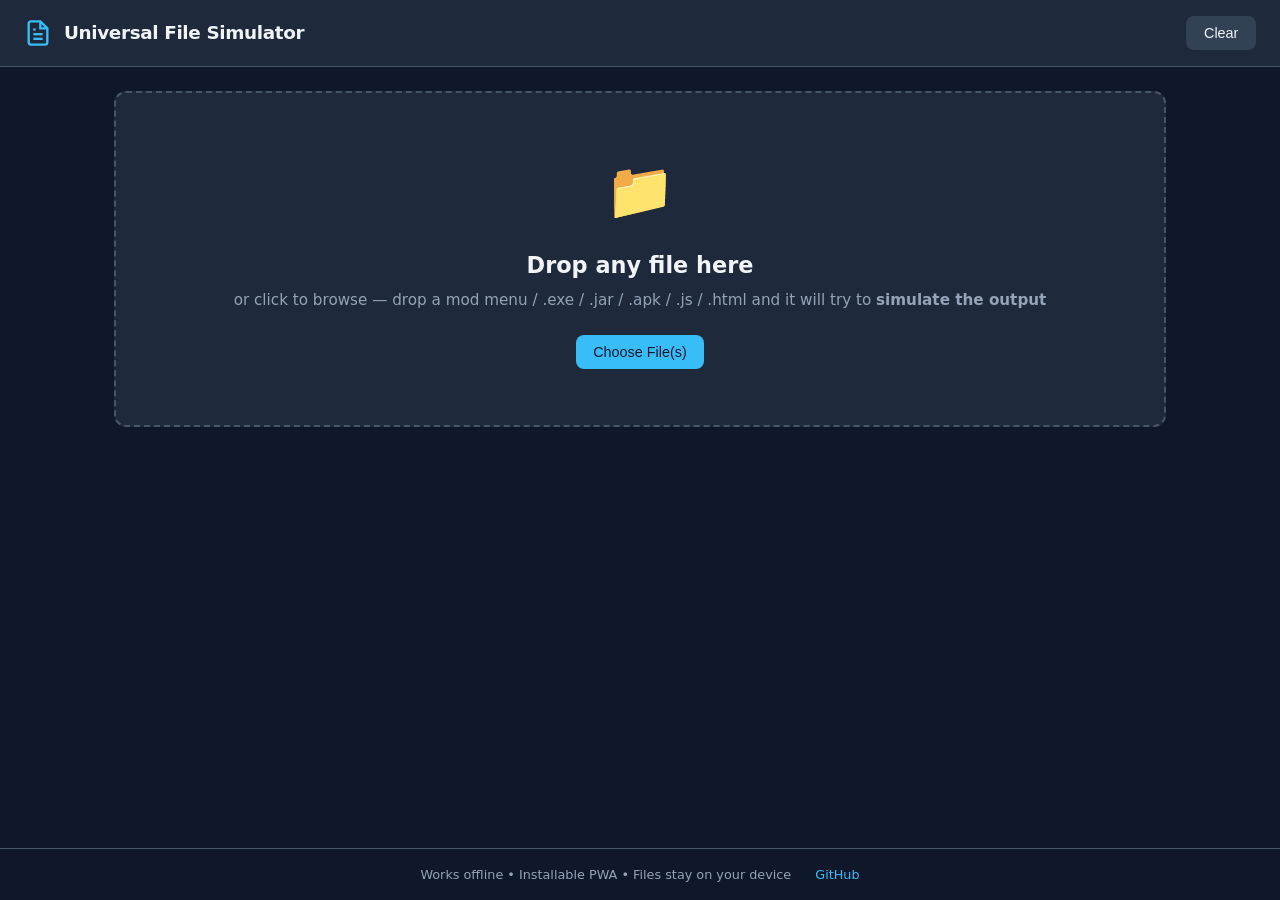
<file: index.html>
<!DOCTYPE html>
<html lang="en">
<head>
  <meta charset="UTF-8" />
  <meta name="viewport" content="width=device-width, initial-scale=1.0, viewport-fit=cover" />
  <meta name="theme-color" content="#0f172a" />
  <meta name="description" content="Universal File Simulator – drop any file and preview, inspect, or simulate opening it offline." />
  <meta name="apple-mobile-web-app-capable" content="yes" />
  <meta name="apple-mobile-web-app-status-bar-style" content="black-translucent" />
  <link rel="manifest" href="manifest.json" />
  <link rel="icon" type="image/png" sizes="192x192" href="icon-192.png" />
  <link rel="apple-touch-icon" href="icon-192.png" />
  <title>Universal File Simulator</title>
  <link rel="stylesheet" href="styles.css" />
</head>
<body>
  <div id="app">
    <header class="header">
      <div class="logo">
        <svg width="28" height="28" viewBox="0 0 24 24" fill="none" stroke="currentColor" stroke-width="2">
          <path d="M14 2H6a2 2 0 0 0-2 2v16a2 2 0 0 0 2 2h12a2 2 0 0 0 2-2V8z"/>
          <polyline points="14 2 14 8 20 8"/>
          <line x1="16" y1="13" x2="8" y2="13"/>
          <line x1="16" y1="17" x2="8" y2="17"/>
          <polyline points="10 9 9 9 8 9"/>
        </svg>
        <h1>Universal File Simulator</h1>
      </div>
      <div class="header-actions">
        <button id="installBtn" class="btn secondary" hidden>Install App</button>
        <button id="clearBtn" class="btn secondary" title="Clear current file">Clear</button>
      </div>
    </header>

    <main>
      <!-- Drop zone -->
      <section id="dropZone" class="drop-zone">
        <div class="drop-content">
          <div class="drop-icon">📁</div>
          <h2>Drop any file here</h2>
          <p>or click to browse — drop a mod menu / .exe / .jar / .apk / .js / .html and it will try to <strong>simulate the output</strong></p>
          <input type="file" id="fileInput" multiple accept="*/*" hidden />
          <button class="btn primary" id="browseBtn">Choose File(s)</button>
        </div>
      </section>

      <!-- File list when multiple -->
      <section id="fileList" class="file-list hidden"></section>

      <!-- Preview / Simulator panel -->
      <section id="previewPanel" class="preview-panel hidden">
        <div class="file-meta" id="fileMeta"></div>
        <div class="toolbar" id="toolbar">
          <button class="tool-btn active" data-mode="auto">Auto</button>
          <button class="tool-btn" data-mode="text">Text</button>
          <button class="tool-btn" data-mode="hex">Hex</button>
          <button class="tool-btn" data-mode="json">JSON</button>
          <button class="tool-btn" data-mode="info">Info</button>
        </div>
        <div id="previewContent" class="preview-content"></div>
      </section>
    </main>

    <footer class="footer">
      <span>Works offline • Installable PWA • Files stay on your device</span>
      <a href="https://github.com/" target="_blank" rel="noopener" id="githubLink">GitHub</a>
    </footer>
  </div>

  <script src="app.js" type="module"></script>
</body>
</html>
</file>
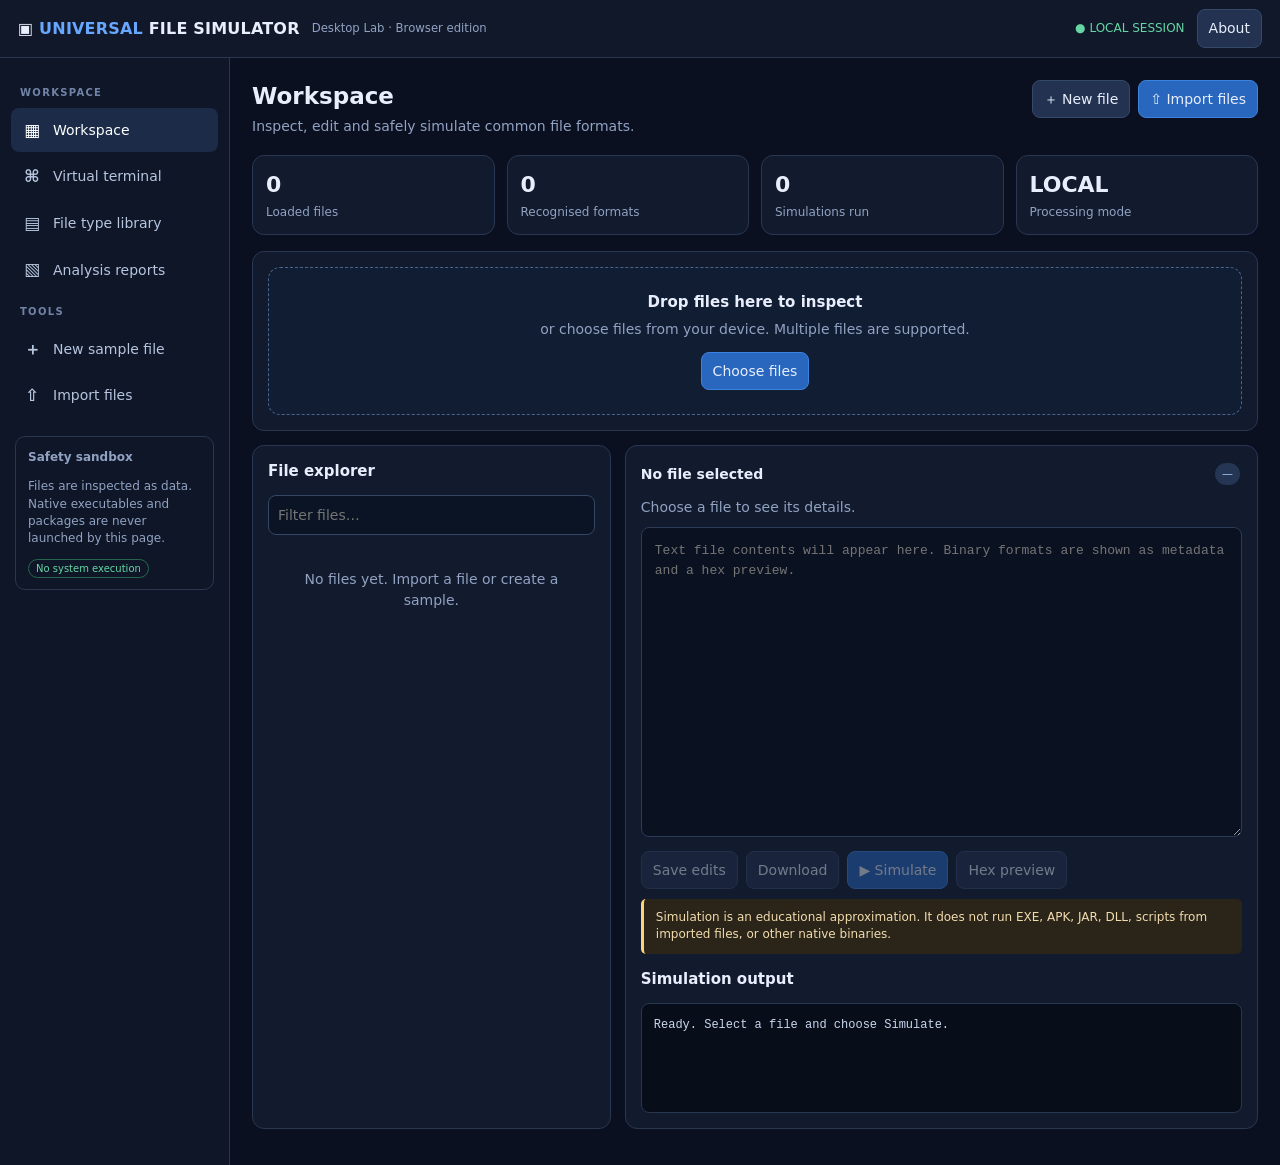
<file: universal_file_simulator.html>
<!DOCTYPE html>
<html lang="en">
<head>
<meta charset="UTF-8">
<meta name="viewport" content="width=device-width, initial-scale=1">
<title>Universal File Simulator</title>
<style>
:root{--bg:#0b1020;--panel:#121a2d;--panel2:#18233a;--line:#293753;--text:#e8eefc;--muted:#91a2c2;--accent:#68a7ff;--green:#65d6a4;--yellow:#ffd479;--red:#ff7f8b}
*{box-sizing:border-box}body{margin:0;background:var(--bg);color:var(--text);font:14px/1.45 system-ui,-apple-system,Segoe UI,Roboto,sans-serif}
button,input,textarea,select{font:inherit}button{cursor:pointer;color:var(--text);background:#223250;border:1px solid #354969;border-radius:8px;padding:8px 11px}button:hover{background:#2c4268}button.primary{background:#2867bd;border-color:#3c83df}button:disabled{opacity:.45;cursor:not-allowed}
.top{height:58px;display:flex;align-items:center;gap:12px;padding:0 18px;background:#10182a;border-bottom:1px solid var(--line);position:sticky;top:0;z-index:5}.brand{font-weight:750;font-size:16px;letter-spacing:.2px}.brand span{color:var(--accent)}.top small{color:var(--muted)}.spacer{flex:1}.status{color:var(--green);font-size:12px}
.layout{display:grid;grid-template-columns:230px minmax(0,1fr);min-height:calc(100vh - 58px)}aside{background:#0e1627;border-right:1px solid var(--line);padding:15px 11px}.navlabel{font-size:10px;color:#7184a7;font-weight:700;letter-spacing:1.3px;margin:13px 9px 7px}.nav{display:flex;gap:10px;align-items:center;padding:10px;border-radius:8px;color:#b7c5df;cursor:pointer;margin:2px 0}.nav.active,.nav:hover{background:#1b2b48;color:white}.nav b{font-size:17px;width:22px;text-align:center}.sidecard{margin:18px 4px;padding:12px;border:1px solid var(--line);border-radius:10px;color:var(--muted);font-size:12px}
main{padding:22px;min-width:0;max-width:1500px;width:100%;margin:auto}.pagehead{display:flex;align-items:flex-start;gap:15px;margin-bottom:18px}.pagehead h1{font-size:23px;margin:0 0 3px}.sub{color:var(--muted)}.toolbar{display:flex;gap:8px;flex-wrap:wrap;margin-left:auto}
.cards{display:grid;grid-template-columns:repeat(4,minmax(0,1fr));gap:12px;margin-bottom:16px}.stat,.panel{background:var(--panel);border:1px solid var(--line);border-radius:12px}.stat{padding:13px}.stat strong{font-size:22px;display:block}.stat span{color:var(--muted);font-size:12px}
.panel{padding:15px;margin-bottom:14px}.panel h2{font-size:15px;margin:0 0 12px}.drop{border:1.5px dashed #49658e;background:#111d32;border-radius:12px;padding:24px;text-align:center;color:var(--muted)}.drop.drag{border-color:var(--accent);background:#172a48}.drop strong{display:block;color:var(--text);font-size:15px;margin-bottom:5px}
.grid2{display:grid;grid-template-columns:minmax(250px, .85fr) minmax(0,1.5fr);gap:14px}.filelist{max-height:450px;overflow:auto}.file{display:flex;align-items:center;gap:9px;padding:9px;border-radius:8px;cursor:pointer;border:1px solid transparent}.file:hover,.file.selected{background:#1a2943;border-color:#304768}.file .ico{font-size:18px;width:25px;text-align:center}.file .meta{min-width:0;flex:1}.file .name{overflow:hidden;text-overflow:ellipsis;white-space:nowrap}.file .type{font-size:11px;color:var(--muted)}
.editorhead{display:flex;align-items:center;gap:8px;margin-bottom:10px}.editorhead strong{overflow:hidden;text-overflow:ellipsis;white-space:nowrap}.editor{width:100%;min-height:310px;resize:vertical;background:#0a1120;color:#d9e6ff;border:1px solid #2b3b58;border-radius:8px;padding:13px;font:13px/1.55 ui-monospace,SFMono-Regular,Consolas,monospace;tab-size:2;outline:none}.output{background:#080e19;border:1px solid #283750;border-radius:8px;padding:12px;min-height:110px;max-height:260px;overflow:auto;color:#c9d7ef;font:12px/1.6 ui-monospace,monospace;white-space:pre-wrap;word-break:break-word}.muted{color:var(--muted)}.tag{display:inline-block;padding:3px 7px;border-radius:99px;background:#243653;color:#a9cfff;font-size:11px;margin:2px}.safe{color:var(--green)}.warn{color:var(--yellow)}.danger{color:var(--red)}
.row{display:flex;gap:8px;align-items:center;flex-wrap:wrap}.row input,.row select,.terminal-input{background:#0b1425;border:1px solid #344765;color:var(--text);padding:9px;border-radius:8px;min-width:0}.row input{flex:1}.terminal{display:flex;gap:8px;margin-top:9px}.terminal-input{flex:1;font-family:ui-monospace,monospace}.hidden{display:none!important}.notice{padding:10px 12px;border-left:3px solid var(--yellow);background:#2a2419;color:#f2dcae;border-radius:5px;font-size:12px;margin:10px 0}.empty{padding:25px;text-align:center;color:var(--muted)}.badge{font-size:10px;color:var(--green);border:1px solid #28654e;border-radius:20px;padding:3px 7px}
table{border-collapse:collapse;width:100%;font-size:12px}td,th{text-align:left;padding:8px;border-bottom:1px solid var(--line)}th{color:var(--muted)}
@media(max-width:850px){.layout{grid-template-columns:1fr}aside{display:flex;overflow:auto;border-right:0;border-bottom:1px solid var(--line);padding:7px}.navlabel,.sidecard{display:none}.nav{white-space:nowrap;padding:8px 11px}.cards{grid-template-columns:repeat(2,1fr)}.grid2{grid-template-columns:1fr}main{padding:14px}.pagehead{flex-wrap:wrap}.toolbar{margin-left:0}}
</style>
</head>
<body>
<header class="top"><div class="brand">▣ <span>UNIVERSAL</span> FILE SIMULATOR</div><small>Desktop Lab · Browser edition</small><div class="spacer"></div><span class="status">● LOCAL SESSION</span><button id="aboutBtn">About</button></header>
<div class="layout">
<aside>
 <div class="navlabel">WORKSPACE</div>
 <div class="nav active" data-page="workspace"><b>▦</b> Workspace</div>
 <div class="nav" data-page="terminal"><b>⌘</b> Virtual terminal</div>
 <div class="nav" data-page="types"><b>▤</b> File type library</div>
 <div class="nav" data-page="reports"><b>▧</b> Analysis reports</div>
 <div class="navlabel">TOOLS</div>
 <div class="nav" id="newFileNav"><b>＋</b> New sample file</div>
 <div class="nav" id="importNav"><b>⇧</b> Import files</div>
 <div class="sidecard"><b>Safety sandbox</b><p>Files are inspected as data. Native executables and packages are never launched by this page.</p><span class="badge">No system execution</span></div>
</aside>
<main>
<section id="workspacePage">
 <div class="pagehead"><div><h1>Workspace</h1><div class="sub">Inspect, edit and safely simulate common file formats.</div></div><div class="toolbar"><button id="newBtn">＋ New file</button><button class="primary" id="importBtn">⇧ Import files</button></div></div>
 <div class="cards">
  <div class="stat"><strong id="fileCount">0</strong><span>Loaded files</span></div><div class="stat"><strong id="typeCount">0</strong><span>Recognised formats</span></div><div class="stat"><strong id="simCount">0</strong><span>Simulations run</span></div><div class="stat"><strong>LOCAL</strong><span>Processing mode</span></div>
 </div>
 <div class="panel"><div class="drop" id="drop"><strong>Drop files here to inspect</strong>or choose files from your device. Multiple files are supported.<div style="margin-top:13px"><button class="primary" id="dropImport">Choose files</button></div></div><input type="file" id="fileInput" multiple hidden></div>
 <div class="grid2">
  <div class="panel"><h2>File explorer <span class="muted" id="fileLabel"></span></h2><div class="row" style="margin-bottom:9px"><input id="filter" placeholder="Filter files…"></div><div id="fileList" class="filelist"><div class="empty">No files yet. Import a file or create a sample.</div></div></div>
  <div class="panel"><div class="editorhead"><strong id="selectedName">No file selected</strong><span class="spacer"></span><span id="selectedType" class="tag">—</span></div>
   <div id="fileInfo" class="muted" style="margin-bottom:9px">Choose a file to see its details.</div>
   <textarea id="editor" class="editor" spellcheck="false" placeholder="Text file contents will appear here. Binary formats are shown as metadata and a hex preview." disabled></textarea>
   <div class="row" style="margin-top:9px"><button id="saveBtn" disabled>Save edits</button><button id="downloadBtn" disabled>Download</button><button class="primary" id="simulateBtn" disabled>▶ Simulate</button><button id="hexBtn" disabled>Hex preview</button></div>
   <div id="simNote" class="notice">Simulation is an educational approximation. It does not run EXE, APK, JAR, DLL, scripts from imported files, or other native binaries.</div>
   <h2 style="margin-top:15px">Simulation output</h2><div class="output" id="output">Ready. Select a file and choose Simulate.</div>
  </div>
 </div>
</section>
<section id="terminalPage" class="hidden">
 <div class="pagehead"><div><h1>Virtual terminal</h1><div class="sub">A pretend shell for navigating this simulator's in-memory workspace.</div></div></div>
 <div class="panel"><div class="notice">This is not your device's command prompt. Commands only affect the simulator workspace.</div><div class="output" id="terminalOutput">Universal File Simulator shell v1.0\nType "help" to see available commands.\n</div><div class="terminal"><span style="padding:9px;color:var(--green)">lab $</span><input class="terminal-input" id="terminalInput" placeholder="help, ls, file, cat, info, clear…"><button class="primary" id="terminalRun">Run</button></div></div>
</section>
<section id="typesPage" class="hidden">
 <div class="pagehead"><div><h1>File type library</h1><div class="sub">Supported formats and what the simulator can safely do with them.</div></div></div>
 <div class="panel"><div class="row"><input id="typeSearch" placeholder="Search extensions or descriptions…"></div><div style="overflow:auto;margin-top:10px"><table><thead><tr><th>Extension</th><th>Format</th><th>Capability</th><th>Handling</th></tr></thead><tbody id="typeRows"></tbody></table></div></div>
</section>
<section id="reportsPage" class="hidden">
 <div class="pagehead"><div><h1>Analysis reports</h1><div class="sub">Results from file inspection and simulation sessions.</div></div><div class="toolbar"><button id="clearReports">Clear reports</button></div></div>
 <div class="panel"><div id="reports" class="empty">No reports yet. Inspect or simulate a file to create a report.</div></div>
</section>
</main>
</div>
<script>
(()=>{
'use strict';
const $=id=>document.getElementById(id);
const formats={
 js:['JavaScript','Script source','Sandboxed demo / static analysis'],mjs:['JavaScript module','Script source','Static analysis'],cjs:['CommonJS','Script source','Static analysis'],ts:['TypeScript','Typed script','Static analysis'],tsx:['TypeScript JSX','Typed UI source','Static analysis'],jsx:['JavaScript JSX','UI source','Static analysis'],py:['Python','Script source','Static analysis'],java:['Java source','Source code','Static analysis'],jar:['Java archive','Package / archive','Metadata only'],class:['Java bytecode','Compiled code','Byte preview only'],exe:['Windows executable','Native binary','Metadata + PE header inspection'],dll:['Windows library','Native binary','Metadata + PE header inspection'],msi:['Windows installer','Installer package','Metadata only'],bat:['Batch script','Command script','Command preview only'],cmd:['Command script','Command script','Command preview only'],ps1:['PowerShell','Command script','Command preview only'],sh:['Shell script','Command script','Command preview only'],apk:['Android package','App package','Manifest / ZIP metadata only'],aab:['Android App Bundle','App package','Metadata only'],dex:['Dalvik bytecode','Compiled code','Byte preview only'],html:['HTML document','Web document','Sanitised preview'],htm:['HTML document','Web document','Sanitised preview'],css:['CSS stylesheet','Style source','Static analysis'],json:['JSON data','Structured data','Parse / format'],xml:['XML document','Structured data','Safe text preview'],yaml:['YAML data','Structured data','Text preview'],yml:['YAML data','Structured data','Text preview'],md:['Markdown','Text document','Text preview'],txt:['Plain text','Text document','Text preview'],csv:['CSV data','Tabular data','Parse / preview'],tsv:['TSV data','Tabular data','Parse / preview'],sql:['SQL script','Database source','Statement classification only'],php:['PHP','Server-side source','Static analysis'],rb:['Ruby','Script source','Static analysis'],go:['Go source','Source code','Static analysis'],rs:['Rust source','Source code','Static analysis'],c:['C source','Source code','Static analysis'],h:['C header','Source code','Static analysis'],cpp:['C++ source','Source code','Static analysis'],hpp:['C++ header','Source code','Static analysis'],cs:['C# source','Source code','Static analysis'],swift:['Swift source','Source code','Static analysis'],kt:['Kotlin source','Source code','Static analysis'],dart:['Dart source','Source code','Static analysis'],r:['R source','Script source','Static analysis'],ipynb:['Jupyter notebook','Notebook JSON','Cell listing'],pdf:['PDF document','Document','Metadata + text signature'],png:['PNG image','Image','Dimensions / signature'],jpg:['JPEG image','Image','Dimensions / signature'],jpeg:['JPEG image','Image','Dimensions / signature'],gif:['GIF image','Image','Dimensions / signature'],webp:['WebP image','Image','Dimensions / signature'],svg:['SVG image','Vector image','Sanitised source preview'],mp3:['MP3 audio','Audio','Metadata / signature'],wav:['WAV audio','Audio','Metadata / signature'],mp4:['MP4 video','Video','Metadata / signature'],mov:['QuickTime video','Video','Metadata / signature'],zip:['ZIP archive','Archive','Central directory preview'],7z:['7-Zip archive','Archive','Signature / metadata'],rar:['RAR archive','Archive','Signature / metadata'],tar:['TAR archive','Archive','Header preview'],gz:['GZip archive','Archive','Signature / metadata'],wasm:['WebAssembly','Binary module','Metadata only'],bin:['Binary data','Unknown binary','Hex preview'],dat:['Data file','Unknown data','Hex / text preview'],log:['Log file','Text document','Text preview'],ini:['INI config','Configuration','Text preview'],toml:['TOML config','Configuration','Text preview'],env:['Environment config','Configuration','Key names only']
};
let files=[],selected=null,simulations=0,reports=[];
const samples=[
 ['hello.js','js','console.log("Hello from the simulator!");\nconst total = [2, 4, 6].reduce((a, b) => a + b, 0);\nconsole.log("Total:", total);'],
 ['example.ts','ts','type User = { name: string; active: boolean };\nconst user: User = { name: "Ada", active: true };\nconsole.log(user);'],
 ['index.html','html','<!doctype html>\n<html>\n<head><title>Sample page</title></head>\n<body><h1>Hello, simulator!</h1><p>This page is previewed safely.</p></body>\n</html>'],
 ['styles.css','css','body { font-family: sans-serif; color: #24324a; }\nh1 { color: royalblue; }'],
 ['data.json','json','{\n  "name": "Universal File Simulator",\n  "version": 1,\n  "features": ["inspect", "preview", "simulate"]\n}'],
 ['notes.md','md','# Welcome\n\nThis is a **sample Markdown** file.\n\n- Inspect files\n- Preview text\n- Simulate safely'],
 ['program.exe','exe',''],
 ['mobile.apk','apk',''],
 ['archive.jar','jar','']
];
function ext(name){return (name.split('.').pop()||'').toLowerCase()}
function makeFile(name,content,type,size,buffer){let e=ext(name),f={id:crypto.randomUUID(),name,ext:e,content:content||'',type:type||((formats[e]||['Unknown'])[0]),size:size??new Blob([content||'']).size,binary:!!buffer,buffer:buffer||null,modified:new Date()};files.push(f);return f}
function fmtSize(n){if(n<1024)return n+' B';if(n<1048576)return (n/1024).toFixed(1)+' KB';return (n/1048576).toFixed(2)+' MB'}
function addReport(title,body){reports.unshift({time:new Date().toLocaleString(),title,body});renderReports()}
function renderFiles(){let q=$('filter').value.toLowerCase();$('fileCount').textContent=files.length;$('typeCount').textContent=new Set(files.map(f=>f.ext)).size;$('fileLabel').textContent='('+files.length+')';let list=$('fileList');list.innerHTML='';let shown=files.filter(f=>f.name.toLowerCase().includes(q));if(!shown.length){list.innerHTML='<div class="empty">No matching files.</div>';return}shown.forEach(f=>{let d=document.createElement('div');d.className='file'+(selected===f.id?' selected':'');d.innerHTML=`<span class="ico">${icon(f.ext)}</span><span class="meta"><div class="name"></div><div class="type"></div></span><span class="type">${fmtSize(f.size)}</span>`;d.querySelector('.name').textContent=f.name;d.querySelector('.type').textContent=(formats[f.ext]?.[0]||'Unknown format');d.onclick=()=>selectFile(f.id);list.append(d)})}
function icon(e){if(['js','ts','py','java','c','cpp','cs','go','rs'].includes(e))return '⌘';if(['png','jpg','jpeg','gif','svg','webp'].includes(e))return '▧';if(['zip','jar','apk','7z','rar','tar','gz'].includes(e))return '▣';if(['exe','dll','msi'].includes(e))return '⚙';if(['mp3','wav','mp4','mov'].includes(e))return '♫';return '▤'}
function selectFile(id){selected=id;let f=files.find(x=>x.id===id);if(!f)return;let info=formats[f.ext]||['Unknown format','Unrecognised','Hex / text preview'];$('selectedName').textContent=f.name;$('selectedType').textContent='.'+f.ext;$('fileInfo').textContent=`${info[0]} · ${fmtSize(f.size)} · Modified ${f.modified.toLocaleString()}`;$('editor').disabled=f.binary;$('editor').value=f.binary?'[Binary file — content is not editable as text. Use Hex preview or Download.]':f.content;$('saveBtn').disabled=f.binary;$('downloadBtn').disabled=false;$('simulateBtn').disabled=false;$('hexBtn').disabled=false;$('simNote').textContent=`Category: ${info[1]}. Capability: ${info[2]}. Imported content is treated as untrusted data.`;$('output').textContent=`Selected ${f.name}\\nReady to inspect.`;renderFiles()}
function importFiles(list){[...list].forEach(file=>{let reader=new FileReader();reader.onload=()=>{let buf=reader.result,bytes=new Uint8Array(buf),isText=looksText(bytes);let content=isText?new TextDecoder().decode(bytes):'';let f=makeFile(file.name,content,formats[ext(file.name)]?.[0],file.size,isText?null:bytes);if(!selected)selectFile(f.id);renderFiles();addReport('Imported '+f.name,`${fmtSize(file.size)} · ${(formats[f.ext]||['Unknown format'])[0]} · ${isText?'Text preview available':'Binary data detected'}`)};reader.readAsArrayBuffer(file)})}
function looksText(b){let sample=b.slice(0,4096);if(sample.includes(0))return false;let bad=0;for(let x of sample)if((x<9)||(x>13&&x<32))bad++;return bad/Math.max(1,sample.length)<.03}
function simulate(){let f=files.find(x=>x.id===selected);if(!f)return;simulations++;$('simCount').textContent=simulations;let e=f.ext,c=f.content,out='';const lineCount=c?c.split(/\r?\n/).length:0;
if(['js','mjs','cjs'].includes(e)){out=`JavaScript simulation (safe demo mode)\nSource length: ${c.length} characters · ${lineCount} lines\n`;let logs=[...c.matchAll(/console\.(log|info|warn|error)\s*\(([^;]*)\)/g)];if(logs.length){out+='Captured console statements (arguments shown as source text):\n'+logs.map(m=>'  '+m[1]+': '+m[2]).join('\n')}else out+='No console statements detected.\n';out+='\nNo imported JavaScript was executed.'}
else if(e==='ts'||e==='tsx'||e==='jsx'){out=`${formats[e][0]} analysis\nLines: ${lineCount}\nApproximate declarations: ${(c.match(/\b(const|let|var|function|class|interface|type)\b/g)||[]).length}\nType annotations: ${(c.match(/:\s*(string|number|boolean|[A-Z]\w*)/g)||[]).length}\n\nCompilation is not performed; source is not executed.`}
else if(e==='json'){try{let obj=JSON.parse(c);out='JSON parsed successfully ✓\nRoot type: '+(Array.isArray(obj)?'array':typeof obj)+'\n';out+='Preview:\n'+JSON.stringify(obj,null,2).slice(0,3500)}catch(err){out='JSON parse error:\n'+err.message}}
else if(['html','htm','svg'].includes(e)){let doc=new DOMParser().parseFromString(c,e==='svg'?'image/svg+xml':'text/html');out=`${formats[e][0]} inspection\nElements found: ${doc.querySelectorAll('*').length}\nScripts: ${doc.querySelectorAll('script').length}\nExternal links: ${doc.querySelectorAll('[src],[href]').length}\n\nPreview is not executed. Active content and scripts are not run.`}
else if(e==='css'){out=`CSS inspection\nRules/blocks (approx): ${(c.match(/\{/g)||[]).length}\nDeclarations (approx): ${(c.match(/:[^;{}]+;/g)||[]).length}\n\nStyles are not applied to the host page.`}
else if(['txt','md','log','ini','yaml','yml','toml','env','sql','bat','cmd','ps1','sh','py','php','rb','go','rs','c','h','cpp','hpp','cs','swift','kt','dart','r','java'].includes(e)){out=`Static source inspection: ${formats[e]?.[0]||e}\nLines: ${lineCount}\nCharacters: ${c.length}\nTODO markers: ${(c.match(/TODO|FIXME/g)||[]).length}\n\nThis file is not executed. Commands, queries and scripts are displayed as text only.`}
else if(e==='csv'||e==='tsv'){let rows=c.split(/\r?\n/).filter(Boolean),sep=e==='csv'?',':'\t';out=`Tabular data preview\nRows: ${rows.length}\nColumns in first row: ${(rows[0]||'').split(sep).length}\n\n`+rows.slice(0,8).join('\n')}
else if(e==='ipynb'){try{let n=JSON.parse(c);out=`Notebook inspection\nCells: ${(n.cells||[]).length}\n`+(n.cells||[]).slice(0,10).map((x,i)=>`${i+1}. ${x.cell_type||'cell'}: ${(Array.isArray(x.source)?x.source.join(''):x.source||'').slice(0,120)}`).join('\n')+'\n\nNotebook code cells are not executed.'}catch(err){out='Notebook JSON error: '+err.message}}
else if(f.binary){let b=f.buffer||new Uint8Array(),sig=[...b.slice(0,16)].map(x=>x.toString(16).padStart(2,'0')).join(' ');out=`Binary file inspection\nFormat: ${formats[e]?.[0]||'Unknown binary'}\nSize: ${fmtSize(f.size)}\nFirst bytes: ${sig||'(empty)'}\n\n${binaryHint(e,b)}\nNo binary code or package was launched.`}
else {out=`${formats[e]?.[0]||'Unknown format'}\nText length: ${c.length}\nLines: ${lineCount}\n\nPreview only. No native execution.`}
$('output').textContent=out;addReport('Simulated '+f.name,out);$('simCount').textContent=simulations}
function binaryHint(e,b){if(e==='exe')return b[0]===0x4d&&b[1]===0x5a?'MZ signature detected (possible Windows PE executable).':'No standard MZ signature at file start.';if(e==='png')return b[0]===137?'PNG signature detected.':'PNG signature not found.';if(e==='pdf')return String.fromCharCode(...b.slice(0,5))==='%PDF-'?'PDF header detected.':'PDF header not found.';if(['apk','jar','zip','aab'].includes(e))return b[0]===0x50&&b[1]===0x4b?'ZIP-family signature detected. Package contents are not installed or run.':'ZIP signature not found.';if(e==='wasm')return b[0]===0&&b[1]===97?'WebAssembly magic bytes detected.':'WebAssembly signature not found.';return 'Binary signature checks are limited; this is not a malware scan.'}
function hexPreview(){let f=files.find(x=>x.id===selected);if(!f)return;let b=f.binary?f.buffer:new TextEncoder().encode(f.content);let rows=[];for(let i=0;i<Math.min(b.length,512);i+=16){let chunk=b.slice(i,i+16);rows.push(i.toString(16).padStart(8,'0')+'  '+[...chunk].map(x=>x.toString(16).padStart(2,'0')).join(' ').padEnd(47)+'  '+[...chunk].map(x=>x>=32&&x<127?String.fromCharCode(x):'.').join(''))}$('output').textContent='HEX PREVIEW (first 512 bytes max)\n'+rows.join('\n')+(b.length>512?'\n… truncated':'')}
function saveEdits(){let f=files.find(x=>x.id===selected);if(!f)return;f.content=$('editor').value;f.size=new Blob([f.content]).size;f.modified=new Date();renderFiles();selectFile(f.id);$('output').textContent='Saved changes to '+f.name;addReport('Edited '+f.name,'Text changes saved in this browser session.')}
function download(){let f=files.find(x=>x.id===selected);if(!f)return;let blob=f.binary?new Blob([f.buffer]):new Blob([f.content],{type:'text/plain'});let a=document.createElement('a');a.href=URL.createObjectURL(blob);a.download=f.name;a.click();setTimeout(()=>URL.revokeObjectURL(a.href),1000)}
function newSample(){let name=prompt('New file name (include extension):','untitled.txt');if(!name)return;let f=makeFile(name,'');selectFile(f.id);$('editor').focus();addReport('Created '+name,'Empty text file created in workspace.')}
function renderTypes(){let q=$('typeSearch').value.toLowerCase();$('typeRows').innerHTML='';Object.entries(formats).filter(([e,v])=>(e+' '+v.join(' ')).toLowerCase().includes(q)).sort((a,b)=>a[0].localeCompare(b[0])).forEach(([e,v])=>{let tr=document.createElement('tr');[ '.'+e,v[0],v[1],v[2] ].forEach(t=>{let td=document.createElement('td');td.textContent=t;tr.append(td)});$('typeRows').append(tr)})}
function renderReports(){$('reports').innerHTML='';if(!reports.length){$('reports').className='empty';$('reports').textContent='No reports yet. Inspect or simulate a file to create a report.';return}$('reports').className='';reports.forEach(r=>{let d=document.createElement('div');d.style.cssText='padding:11px 0;border-bottom:1px solid var(--line)';let h=document.createElement('b');h.textContent=r.title;let t=document.createElement('div');t.className='muted';t.style.fontSize='11px';t.textContent=r.time;let p=document.createElement('pre');p.style.cssText='white-space:pre-wrap;color:#c4d2e9;font:12px/1.5 ui-monospace,monospace';p.textContent=r.body;d.append(h,t,p);$('reports').append(d)})}
function page(name){['workspace','terminal','types','reports'].forEach(p=>$(p+'Page').classList.toggle('hidden',p!==name));document.querySelectorAll('.nav[data-page]').forEach(n=>n.classList.toggle('active',n.dataset.page===name))}
function terminal(cmd){let parts=cmd.trim().split(/\s+/),op=(parts.shift()||'').toLowerCase(),arg=parts.join(' '),out='';if(!op)return;if(op==='help')out='Commands: help, ls, pwd, file NAME, info NAME, cat NAME, clear, stats\nNote: this is a simulated shell, not an operating-system terminal.';else if(op==='ls')out=files.length?files.map(f=>f.name+'  ('+fmtSize(f.size)+')').join('\n'):'(workspace empty)';else if(op==='pwd')out='/virtual/workspace';else if(op==='stats')out=`Files: ${files.length}\nRecognised extensions: ${new Set(files.map(f=>f.ext)).size}\nSimulations: ${simulations}`;else if(op==='clear'){$('terminalOutput').textContent='';return}else if(['file','info','cat'].includes(op)){let f=files.find(x=>x.name===arg);if(!f)out='File not found: '+arg;else if(op==='file')out=f.name+': '+(formats[f.ext]?.[0]||'unknown type')+(f.binary?' [binary]':' [text]');else if(op==='info')out=`Name: ${f.name}\nExtension: .${f.ext}\nType: ${f.type}\nSize: ${fmtSize(f.size)}\nModified: ${f.modified.toLocaleString()}\nHandling: ${formats[f.ext]?.[2]||'Preview only'}`;else out=f.binary?'[binary file; use Hex preview in Workspace]':f.content.slice(0,4000)}else out='Unknown command. Type help.';$('terminalOutput').textContent+='\nlab $ '+cmd+'\n'+out+'\n'}
$('importBtn').onclick=$('dropImport').onclick=$('importNav').onclick=()=>$('fileInput').click();$('fileInput').onchange=e=>{importFiles(e.target.files);e.target.value=''};$('newBtn').onclick=$('newFileNav').onclick=newSample;$('saveBtn').onclick=saveEdits;$('downloadBtn').onclick=download;$('simulateBtn').onclick=simulate;$('hexBtn').onclick=hexPreview;$('filter').oninput=renderFiles;$('typeSearch').oninput=renderTypes;$('clearReports').onclick=()=>{reports=[];renderReports()};$('aboutBtn').onclick=()=>alert('Universal File Simulator\\nA local browser-based file inspection and educational simulation lab. It does not execute imported native binaries, installers, APKs, JARs, shell scripts or untrusted code.');$('terminalRun').onclick=()=>{terminal($('terminalInput').value);$('terminalInput').value=''};$('terminalInput').onkeydown=e=>{if(e.key==='Enter')$('terminalRun').click()};document.querySelectorAll('.nav[data-page]').forEach(n=>n.onclick=()=>page(n.dataset.page));
let drop=$('drop');['dragenter','dragover'].forEach(ev=>drop.addEventListener(ev,e=>{e.preventDefault();drop.classList.add('drag')}));['dragleave','drop'].forEach(ev=>drop.addEventListener(ev,e=>{e.preventDefault();drop.classList.remove('drag')}));drop.addEventListener('drop',e=>importFiles(e.dataTransfer.files));
samples.forEach(([name,e,c])=>makeFile(name,c,formats[e][0],undefined,e==='exe'||e==='apk'||e==='jar'?new Uint8Array([0x50,0x4b,0x03,0x04]):null));renderFiles();renderTypes();selectFile(files[0].id);
})();
</script>
</body>
</html>
</file>
<file: styles.css>
:root {
  --bg: #0f172a;
  --surface: #1e293b;
  --surface2: #334155;
  --border: #475569;
  --text: #f1f5f9;
  --text-muted: #94a3b8;
  --accent: #38bdf8;
  --accent-hover: #0ea5e9;
  --success: #22c55e;
  --danger: #ef4444;
  --radius: 12px;
  --shadow: 0 10px 25px -5px rgb(0 0 0 / 0.4);
  font-family: "Inter", system-ui, -apple-system, BlinkMacSystemFont, "Segoe UI", Roboto, sans-serif;
}

* {
  box-sizing: border-box;
  margin: 0;
  padding: 0;
}

html, body {
  height: 100%;
  background: var(--bg);
  color: var(--text);
  line-height: 1.5;
}

#app {
  min-height: 100%;
  display: flex;
  flex-direction: column;
}

/* Header */
.header {
  display: flex;
  align-items: center;
  justify-content: space-between;
  padding: 1rem 1.5rem;
  background: var(--surface);
  border-bottom: 1px solid var(--border);
  position: sticky;
  top: 0;
  z-index: 50;
}

.logo {
  display: flex;
  align-items: center;
  gap: 0.75rem;
}

.logo svg {
  color: var(--accent);
}

.logo h1 {
  font-size: 1.15rem;
  font-weight: 600;
  letter-spacing: -0.02em;
}

.header-actions {
  display: flex;
  gap: 0.5rem;
}

/* Buttons */
.btn {
  border: none;
  border-radius: 8px;
  padding: 0.55rem 1.1rem;
  font-size: 0.9rem;
  font-weight: 500;
  cursor: pointer;
  transition: all 0.15s ease;
}

.btn.primary {
  background: var(--accent);
  color: #0f172a;
}

.btn.primary:hover {
  background: var(--accent-hover);
}

.btn.secondary {
  background: var(--surface2);
  color: var(--text);
}

.btn.secondary:hover {
  background: var(--border);
}

/* Main */
main {
  flex: 1;
  padding: 1.5rem;
  max-width: 1100px;
  width: 100%;
  margin: 0 auto;
}

/* Drop zone */
.drop-zone {
  border: 2px dashed var(--border);
  border-radius: var(--radius);
  background: var(--surface);
  padding: 3.5rem 2rem;
  text-align: center;
  transition: all 0.2s ease;
  cursor: pointer;
}

.drop-zone.dragover {
  border-color: var(--accent);
  background: color-mix(in srgb, var(--accent) 8%, var(--surface));
  transform: scale(1.01);
}

.drop-content {
  pointer-events: none;
}

.drop-icon {
  font-size: 3.5rem;
  margin-bottom: 1rem;
}

.drop-zone h2 {
  font-size: 1.4rem;
  margin-bottom: 0.4rem;
}

.drop-zone p {
  color: var(--text-muted);
  margin-bottom: 1.5rem;
  font-size: 0.95rem;
}

#browseBtn {
  pointer-events: auto;
}

/* File list */
.file-list {
  margin-top: 1.5rem;
  display: grid;
  gap: 0.5rem;
}

.file-card {
  display: flex;
  align-items: center;
  gap: 0.85rem;
  background: var(--surface);
  border: 1px solid var(--border);
  border-radius: 10px;
  padding: 0.75rem 1rem;
  cursor: pointer;
  transition: background 0.15s;
}

.file-card:hover,
.file-card.active {
  background: var(--surface2);
  border-color: var(--accent);
}

.file-card .icon {
  font-size: 1.4rem;
  width: 2rem;
  text-align: center;
}

.file-card .info {
  flex: 1;
  min-width: 0;
}

.file-card .name {
  font-weight: 500;
  white-space: nowrap;
  overflow: hidden;
  text-overflow: ellipsis;
}

.file-card .size {
  font-size: 0.8rem;
  color: var(--text-muted);
}

/* Preview panel */
.preview-panel {
  margin-top: 1.5rem;
  background: var(--surface);
  border: 1px solid var(--border);
  border-radius: var(--radius);
  overflow: hidden;
  box-shadow: var(--shadow);
}

.file-meta {
  padding: 1rem 1.25rem;
  border-bottom: 1px solid var(--border);
  display: flex;
  flex-wrap: wrap;
  gap: 1rem 1.5rem;
  font-size: 0.9rem;
}

.file-meta .label {
  color: var(--text-muted);
  font-size: 0.75rem;
  text-transform: uppercase;
  letter-spacing: 0.04em;
  margin-bottom: 0.15rem;
}

.file-meta .value {
  font-weight: 500;
  word-break: break-all;
}

.toolbar {
  display: flex;
  gap: 0.25rem;
  padding: 0.6rem 1rem;
  background: var(--surface2);
  border-bottom: 1px solid var(--border);
  overflow-x: auto;
}

.tool-btn {
  background: transparent;
  border: none;
  color: var(--text-muted);
  padding: 0.4rem 0.9rem;
  border-radius: 6px;
  font-size: 0.85rem;
  cursor: pointer;
  white-space: nowrap;
}

.tool-btn:hover {
  color: var(--text);
  background: rgba(255,255,255,0.05);
}

.tool-btn.active {
  background: var(--accent);
  color: #0f172a;
  font-weight: 500;
}

.preview-content {
  min-height: 320px;
  max-height: 70vh;
  overflow: auto;
  padding: 1.25rem;
  background: #020617;
}

/* Content types */
.preview-content img,
.preview-content video {
  max-width: 100%;
  max-height: 60vh;
  display: block;
  margin: 0 auto;
  border-radius: 8px;
}

.preview-content audio {
  width: 100%;
  margin-top: 1rem;
}

.preview-content pre {
  font-family: "JetBrains Mono", "Fira Code", ui-monospace, monospace;
  font-size: 0.85rem;
  line-height: 1.55;
  white-space: pre-wrap;
  word-break: break-word;
  color: #e2e8f0;
}

.preview-content .hex {
  font-family: "JetBrains Mono", ui-monospace, monospace;
  font-size: 0.8rem;
  line-height: 1.6;
  color: #94a3b8;
}

.preview-content .hex .offset {
  color: var(--accent);
  margin-right: 1.2rem;
  user-select: none;
}

.preview-content .hex .ascii {
  color: #a78bfa;
  margin-left: 1.2rem;
}

.preview-content iframe,
.preview-content object,
.preview-content embed {
  width: 100%;
  height: 70vh;
  border: none;
  border-radius: 6px;
  background: white;
}

.info-grid {
  display: grid;
  grid-template-columns: repeat(auto-fill, minmax(200px, 1fr));
  gap: 1rem;
}

.info-card {
  background: var(--surface2);
  border-radius: 8px;
  padding: 1rem;
}

.info-card h3 {
  font-size: 0.75rem;
  text-transform: uppercase;
  color: var(--text-muted);
  margin-bottom: 0.35rem;
}

.hidden {
  display: none !important;
}

/* Footer */
.footer {
  padding: 1rem 1.5rem;
  text-align: center;
  font-size: 0.8rem;
  color: var(--text-muted);
  border-top: 1px solid var(--border);
  display: flex;
  justify-content: center;
  gap: 1.5rem;
  flex-wrap: wrap;
}

.footer a {
  color: var(--accent);
  text-decoration: none;
}

.footer a:hover {
  text-decoration: underline;
}

/* Responsive */
@media (max-width: 600px) {
  .header {
    padding: 0.85rem 1rem;
  }
  .logo h1 {
    font-size: 1rem;
  }
  main {
    padding: 1rem;
  }
  .drop-zone {
    padding: 2.5rem 1.25rem;
  }
}

/* ===== Simulate & Code+Helper styles ===== */
.sim-header {
  display: flex;
  align-items: center;
  gap: 0.75rem;
  margin-bottom: 0.85rem;
  font-size: 0.9rem;
  flex-wrap: wrap;
}

.sim-badge {
  display: inline-block;
  padding: 0.2rem 0.6rem;
  border-radius: 999px;
  font-size: 0.75rem;
  font-weight: 600;
  letter-spacing: 0.02em;
}

.sim-badge.success {
  background: color-mix(in srgb, var(--success) 25%, transparent);
  color: #4ade80;
}

.sim-badge.warn {
  background: color-mix(in srgb, #f59e0b 25%, transparent);
  color: #fbbf24;
}

.cannot-sim {
  text-align: center;
  padding: 3rem 1.5rem;
  max-width: 520px;
  margin: 0 auto;
}

.cannot-sim .sim-icon {
  font-size: 3rem;
  margin-bottom: 1rem;
}

.cannot-sim h2 {
  font-size: 1.35rem;
  margin-bottom: 0.75rem;
}

.cannot-sim p {
  color: var(--text-muted);
  margin-bottom: 0.5rem;
  line-height: 1.6;
}

.code-helper-layout {
  display: grid;
  grid-template-columns: 1fr 320px;
  gap: 0;
  min-height: 420px;
  margin: -1.25rem; /* counteract parent padding */
}

@media (max-width: 800px) {
  .code-helper-layout {
    grid-template-columns: 1fr;
  }
}

.code-pane, .helper-pane {
  display: flex;
  flex-direction: column;
  overflow: hidden;
}

.code-pane {
  border-right: 1px solid var(--border);
}

.pane-header {
  padding: 0.65rem 1rem;
  background: var(--surface2);
  font-size: 0.8rem;
  font-weight: 600;
  letter-spacing: 0.03em;
  text-transform: uppercase;
  color: var(--text-muted);
  border-bottom: 1px solid var(--border);
}

.code-block {
  flex: 1;
  margin: 0;
  padding: 1rem;
  overflow: auto;
  font-family: "JetBrains Mono", "Fira Code", ui-monospace, monospace;
  font-size: 0.82rem;
  line-height: 1.55;
  white-space: pre-wrap;
  word-break: break-word;
  background: #020617;
  color: #e2e8f0;
}

.helper-pane {
  background: var(--surface);
}

.helper-content {
  padding: 1rem;
  overflow: auto;
  font-size: 0.9rem;
  line-height: 1.55;
}

.helper-content h4 {
  font-size: 0.78rem;
  text-transform: uppercase;
  letter-spacing: 0.04em;
  color: var(--accent);
  margin: 1rem 0 0.35rem;
}

.helper-content h4:first-child {
  margin-top: 0;
}

.helper-content ul {
  padding-left: 1.1rem;
  margin: 0.3rem 0 0.6rem;
}

.helper-content li {
  margin-bottom: 0.25rem;
}

.tag-list {
  display: flex;
  flex-wrap: wrap;
  gap: 0.35rem;
  margin-top: 0.4rem;
}

.tag {
  background: var(--surface2);
  border: 1px solid var(--border);
  border-radius: 6px;
  padding: 0.15rem 0.5rem;
  font-size: 0.78rem;
  font-family: ui-monospace, monospace;
}

.console-sim {
  background: #0a0f1a;
  border: 1px solid var(--border);
  border-radius: 8px;
  overflow: hidden;
}

.console-title {
  padding: 0.5rem 0.85rem;
  background: var(--surface2);
  font-size: 0.8rem;
  color: var(--text-muted);
  border-bottom: 1px solid var(--border);
}

.console-sim pre {
  margin: 0;
  padding: 1rem;
  font-size: 0.85rem;
  color: #a5f3fc;
}
</file>
